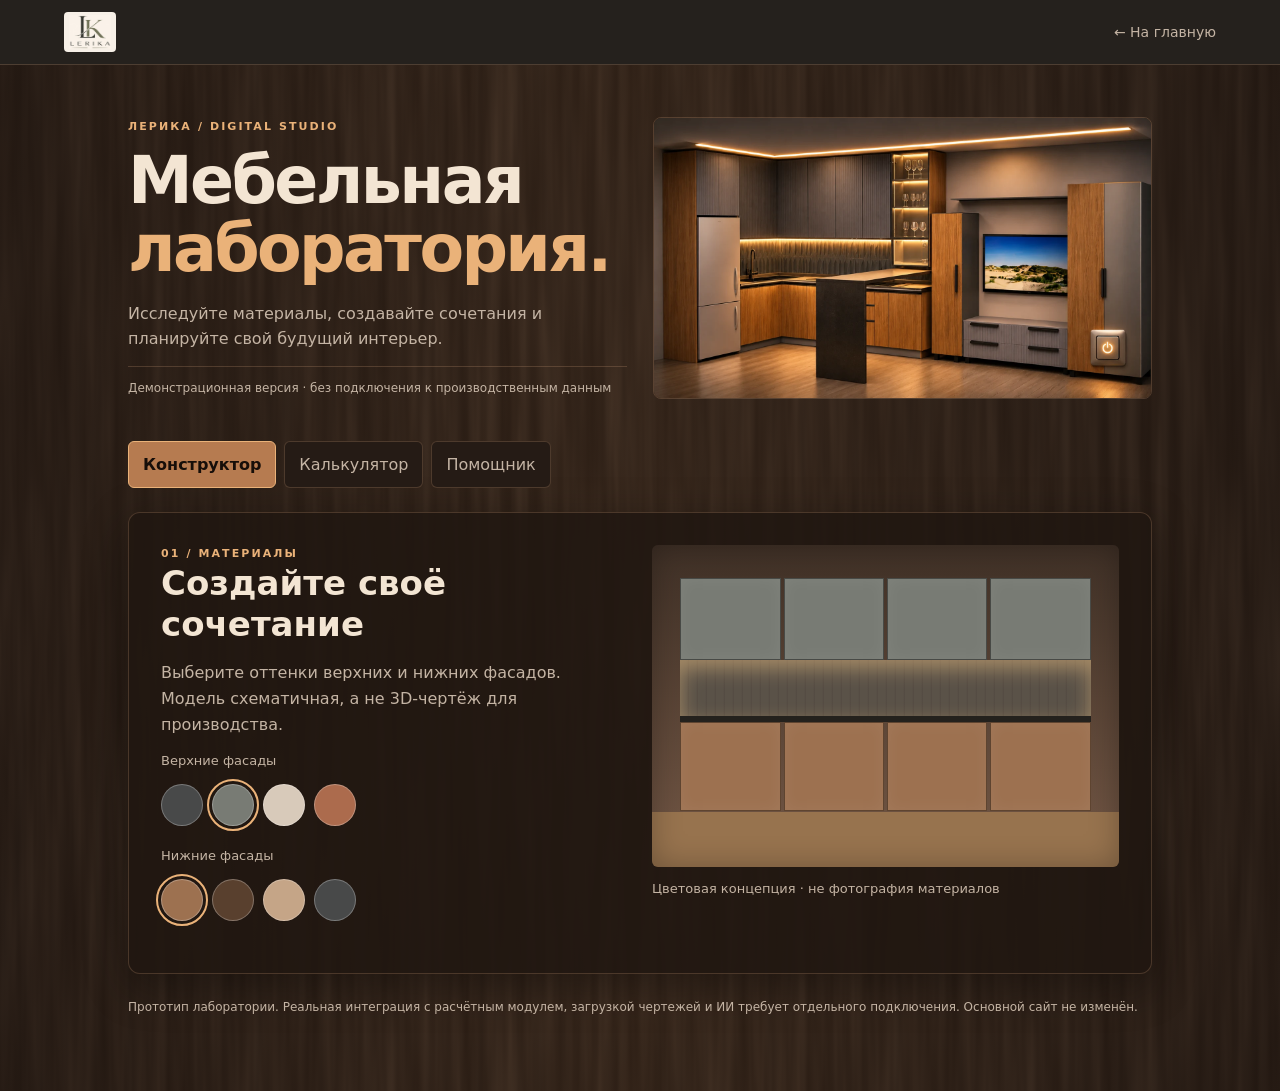
<file: laboratory-preview.html>
<!doctype html><html lang="ru"><head><meta charset="utf-8"><meta name="viewport" content="width=device-width,initial-scale=1"><meta name="theme-color" content="#211914"><title>ЛериКа · Мебельная лаборатория — прототип</title><style>
:root{color-scheme:dark;--amber:#eab279;--copper:#b67b50;--ink:#f3e5d3;--muted:#c4b4a4;--line:#ba906c44}*{box-sizing:border-box}body{margin:0;color:var(--ink);font:16px/1.6 system-ui,sans-serif;background:#241912;background-image:linear-gradient(90deg,#140e0bcc,#1d140eb8 50%,#140e0bcc),url("data:image/svg+xml,%3Csvg%20xmlns%3D%22http%3A%2F%2Fwww.w3.org%2F2000%2Fsvg%22%20width%3D%22640%22%20height%3D%221000%22%20viewBox%3D%220%200%20640%201000%22%3E%3Cdefs%3E%3Cfilter%20id%3D%22grain%22%20x%3D%220%22%20y%3D%220%22%20width%3D%22100%25%22%20height%3D%22100%25%22%3E%3CfeTurbulence%20type%3D%22fractalNoise%22%20baseFrequency%3D%22.072%20.0038%22%20numOctaves%3D%223%22%20seed%3D%2223%22%20stitchTiles%3D%22stitch%22%2F%3E%3CfeColorMatrix%20type%3D%22matrix%22%20values%3D%22.65%200%200%200%20.11%20.36%200%200%200%20.065%20.20%200%200%200%20.038%200%200%200%201%200%22%2F%3E%3C%2Ffilter%3E%3Cfilter%20id%3D%22fine%22%20x%3D%220%22%20y%3D%220%22%20width%3D%22100%25%22%20height%3D%22100%25%22%3E%3CfeTurbulence%20type%3D%22fractalNoise%22%20baseFrequency%3D%22.32%20.008%22%20numOctaves%3D%222%22%20seed%3D%2217%22%20stitchTiles%3D%22stitch%22%2F%3E%3CfeColorMatrix%20type%3D%22saturate%22%20values%3D%220%22%2F%3E%3C%2Ffilter%3E%3C%2Fdefs%3E%3Crect%20width%3D%22640%22%20height%3D%221000%22%20fill%3D%22%23503421%22%2F%3E%3Crect%20width%3D%22640%22%20height%3D%221000%22%20filter%3D%22url(%23grain)%22%20opacity%3D%22.83%22%2F%3E%3Crect%20width%3D%22640%22%20height%3D%221000%22%20filter%3D%22url(%23fine)%22%20opacity%3D%22.13%22%20style%3D%22mix-blend-mode%3Asoft-light%22%2F%3E%3C%2Fsvg%3E");background-size:100% 100%,640px 1000px}a{color:inherit}button,input,select{font:inherit}header{height:65px;background:#25211d;display:flex;align-items:center;justify-content:space-between;padding:8px clamp(16px,5vw,70px);border-bottom:1px solid var(--line)}.brand img{display:block;width:52px;height:40px;object-fit:contain;background:#f7f0e7;border-radius:4px;padding:3px}.back{font-size:14px;text-decoration:none;color:var(--muted)}main{max-width:1120px;padding:28px clamp(16px,4vw,48px) 60px;margin:auto}.eyebrow{font-size:11px;letter-spacing:.19em;color:var(--amber);font-weight:650}h1{font-size:clamp(34px,6vw,65px);line-height:1.04;letter-spacing:-.04em;margin:12px 0 18px;font-weight:550}h2{font-size:clamp(23px,3vw,34px);line-height:1.2;font-weight:550;margin:0 0 16px}p{margin:0 0 14px;color:var(--muted)}.hero{display:grid;grid-template-columns:1fr 1fr;gap:26px;align-items:center;padding:24px 0 30px}.hero img{display:block;width:100%;border-radius:8px;border:1px solid var(--line)}.accent{color:var(--amber)}.status{font-size:12px;color:var(--muted);border-top:1px solid var(--line);padding-top:12px}.tabs{display:flex;gap:8px;overflow:auto;padding:12px 0 24px}.tabs button{background:#251b15;color:var(--muted);border:1px solid var(--line);border-radius:6px;padding:10px 14px;white-space:nowrap;cursor:pointer}.tabs button[aria-selected="true"]{background:var(--copper);color:#160e09;border-color:var(--amber);font-weight:650}.panel{padding:clamp(18px,4vw,32px);border:1px solid var(--line);border-radius:12px;background:#201711d9;box-shadow:0 12px 45px #0005}.panel[hidden]{display:none}.split{display:grid;grid-template-columns:1fr 1fr;gap:24px}.fields{display:grid;gap:12px}label{display:grid;gap:5px;color:var(--muted);font-size:14px}input,select{width:100%;padding:11px;color:var(--ink);border:1px solid var(--line);background:#35261c;border-radius:6px}button:focus-visible,a:focus-visible,input:focus-visible,select:focus-visible{outline:2px solid var(--amber);outline-offset:3px}.result{padding:20px;background:#34251b;border:1px solid var(--line);border-radius:8px}.big{font-size:clamp(28px,5vw,42px);color:var(--amber);font-weight:600;letter-spacing:-.04em}.note{font-size:13px;color:var(--muted)}.kitchen{--facade:#787b74;--base:#9d7150;position:relative;aspect-ratio:1.45;background:linear-gradient(#3f3026,#6b5140 83%,#97734e 83%);border-radius:6px;overflow:hidden;padding:7% 6%;box-shadow:inset 0 0 30px #0004}.units{display:grid;grid-template-columns:repeat(4,1fr);height:32%;gap:3px}.units span{background:var(--facade);border:1px solid #0006;box-shadow:inset 0 0 15px #ffffff10}.splash{height:24%;background:repeating-linear-gradient(90deg,#5a5248,#5a5248 7px,#534a42 9px);border-bottom:6px solid #24211d;box-shadow:inset 0 8px 20px #ffcd8a77}.lower{height:35%}.lower span{background:var(--base)}.swatches{display:flex;flex-wrap:wrap;gap:9px;margin:12px 0 20px}.swatches button{width:42px;height:42px;border-radius:50%;border:1px solid #ffffff44;cursor:pointer}.swatches button[aria-pressed=true]{outline:2px solid var(--amber);outline-offset:3px}.primary{display:inline-block;background:linear-gradient(135deg,#e1ae76,#b87748);border:0;border-radius:6px;padding:12px 18px;font-weight:650;color:#20150d;text-decoration:none;cursor:pointer}.chat{padding:16px;background:#302219;border-radius:8px;border:1px solid var(--line);margin:14px 0;color:var(--ink)}.questions{display:flex;flex-wrap:wrap;gap:8px}.questions button{border:1px solid var(--line);background:#35261c;color:var(--ink);padding:10px 12px;border-radius:6px;cursor:pointer}.smallprint{margin-top:24px;font-size:12px;color:var(--muted)}@media(max-width:680px){.hero,.split{grid-template-columns:1fr}.hero{gap:16px;padding-top:10px}.hero img{max-height:230px;object-fit:cover}.tabs{margin-right:-12px}.panel{padding:18px}}
</style></head><body><header><a class="brand" href="./" aria-label="Главная ЛериКа"><img src="[data-uri]" alt="ЛериКа"></a><a href="./" class="back">← На главную</a></header><main><div class="hero"><div><div class="eyebrow">ЛЕРИКА / DIGITAL STUDIO</div><h1>Мебельная <span class="accent">лаборатория.</span></h1><p>Исследуйте материалы, создавайте сочетания и планируйте свой будущий интерьер.</p><div class="status">Демонстрационная версия · без подключения к производственным данным</div></div><img src="[data-uri]" alt="Концепция интерьера кухни"></div><div class="tabs" role="tablist" aria-label="Инструменты лаборатории"><button role="tab" id="tab-design" aria-controls="design" aria-selected="true">Конструктор</button><button role="tab" id="tab-calc" aria-controls="calc" aria-selected="false">Калькулятор</button><button role="tab" id="tab-help" aria-controls="help" aria-selected="false">Помощник</button></div><section class="panel" id="design" role="tabpanel" aria-labelledby="tab-design"><div class="split"><div><div class="eyebrow">01 / МАТЕРИАЛЫ</div><h2>Создайте своё сочетание</h2><p>Выберите оттенки верхних и нижних фасадов. Модель схематичная, а не 3D-чертёж для производства.</p><div class="note">Верхние фасады</div><div class="swatches" data-target="facade"><button aria-label="Графит" title="Графит" data-color="#484949" style="background:#484949" aria-pressed="false"></button><button aria-label="Оливковый" title="Оливковый" data-color="#787b74" style="background:#787b74" aria-pressed="true"></button><button aria-label="Молочный" title="Молочный" data-color="#d8caba" style="background:#d8caba" aria-pressed="false"></button><button aria-label="Терракота" title="Терракота" data-color="#ac6b4d" style="background:#ac6b4d" aria-pressed="false"></button></div><div class="note">Нижние фасады</div><div class="swatches" data-target="base"><button aria-label="Орех" title="Орех" data-color="#9d7150" style="background:#9d7150" aria-pressed="true"></button><button aria-label="Тёмный орех" title="Тёмный орех" data-color="#59402e" style="background:#59402e" aria-pressed="false"></button><button aria-label="Песочный" title="Песочный" data-color="#c5a587" style="background:#c5a587" aria-pressed="false"></button><button aria-label="Графит" title="Графит" data-color="#484949" style="background:#484949" aria-pressed="false"></button></div></div><div><div class="kitchen" id="model" role="img" aria-label="Схематичная кухня с выбранными цветами"><div class="units"><span></span><span></span><span></span><span></span></div><div class="splash"></div><div class="units lower"><span></span><span></span><span></span><span></span></div></div><p class="note" style="margin-top:12px">Цветовая концепция · не фотография материалов</p></div></div></section><section class="panel" id="calc" role="tabpanel" aria-labelledby="tab-calc" hidden><div class="eyebrow">02 / ПРЕДВАРИТЕЛЬНАЯ ОЦЕНКА</div><h2>Калькулятор кухни</h2><p>Проверка логики по условной цене за погонный метр. Это не коммерческое предложение.</p><div class="split"><div class="fields"><label>Длина кухонного гарнитура, м<input id="length" type="number" min=".5" max="30" step=".1" value="3"></label><label>Ваша ориентировочная цена за метр, ₽<input id="rate" type="number" min="0" max="1000000" step="1000" placeholder="Введите цену"></label></div><div class="result"><p>Условная стоимость</p><div class="big" id="total" aria-live="polite">— ₽</div><p class="note">Без отдельного расчёта фурнитуры, техники, столешницы, монтажа и доставки. Реальные цены подключим после получения утверждённого прайса.</p></div></div></section><section class="panel" id="help" role="tabpanel" aria-labelledby="tab-help" hidden><div class="eyebrow">03 / КОНСУЛЬТАЦИИ</div><h2>Помощник по мебели</h2><p>Демонстрация интерфейса с готовыми ответами. ИИ пока не подключён.</p><div class="questions"><button data-answer="Пришлите размеры помещения и расположение коммуникаций. Укажите желаемую конфигурацию и технику.">Что нужно для проекта кухни?</button><button data-answer="Фасады и корпус подбираются отдельно с учётом бюджета, эксплуатации и желаемой фактуры. Окончательный выбор согласуется с дизайнером.">Как выбрать материалы?</button><button data-answer="Для точного расчёта нужны размеры, деталировка, материалы и актуальные цены.">Как узнать точную цену?</button></div><div class="chat" id="answer" aria-live="polite">Выберите вопрос, чтобы увидеть пример ответа.</div><a class="primary" href="https://vk.ru/lerikamebel">Связаться с консультантом →</a></section><p class="smallprint">Прототип лаборатории. Реальная интеграция с расчётным модулем, загрузкой чертежей и ИИ требует отдельного подключения. Основной сайт не изменён.</p></main><script>(()=>{const tabs=[...document.querySelectorAll('[role=tab]')];function activate(t){tabs.forEach(b=>{const active=b===t;b.setAttribute('aria-selected',String(active));document.getElementById(b.getAttribute('aria-controls')).hidden=!active})}tabs.forEach(t=>t.addEventListener('click',()=>activate(t)));document.querySelectorAll('.swatches button').forEach(b=>b.addEventListener('click',()=>{const group=b.parentElement;group.querySelectorAll('button').forEach(x=>x.setAttribute('aria-pressed',String(x===b)));document.getElementById('model').style.setProperty('--'+group.dataset.target,b.dataset.color)}));const len=document.getElementById('length'),rate=document.getElementById('rate'),total=document.getElementById('total');function calc(){const l=Number(len.value),r=Number(rate.value);total.textContent=len.value&&rate.value&&l>=.5&&l<=30&&r>0&&r<=1000000?Math.round(l*r).toLocaleString('ru-RU')+' ₽':'— ₽'}[len,rate].forEach(x=>x.addEventListener('input',calc));document.querySelectorAll('[data-answer]').forEach(b=>b.addEventListener('click',()=>document.getElementById('answer').textContent=b.dataset.answer));})();</script></body></html>
</file>
